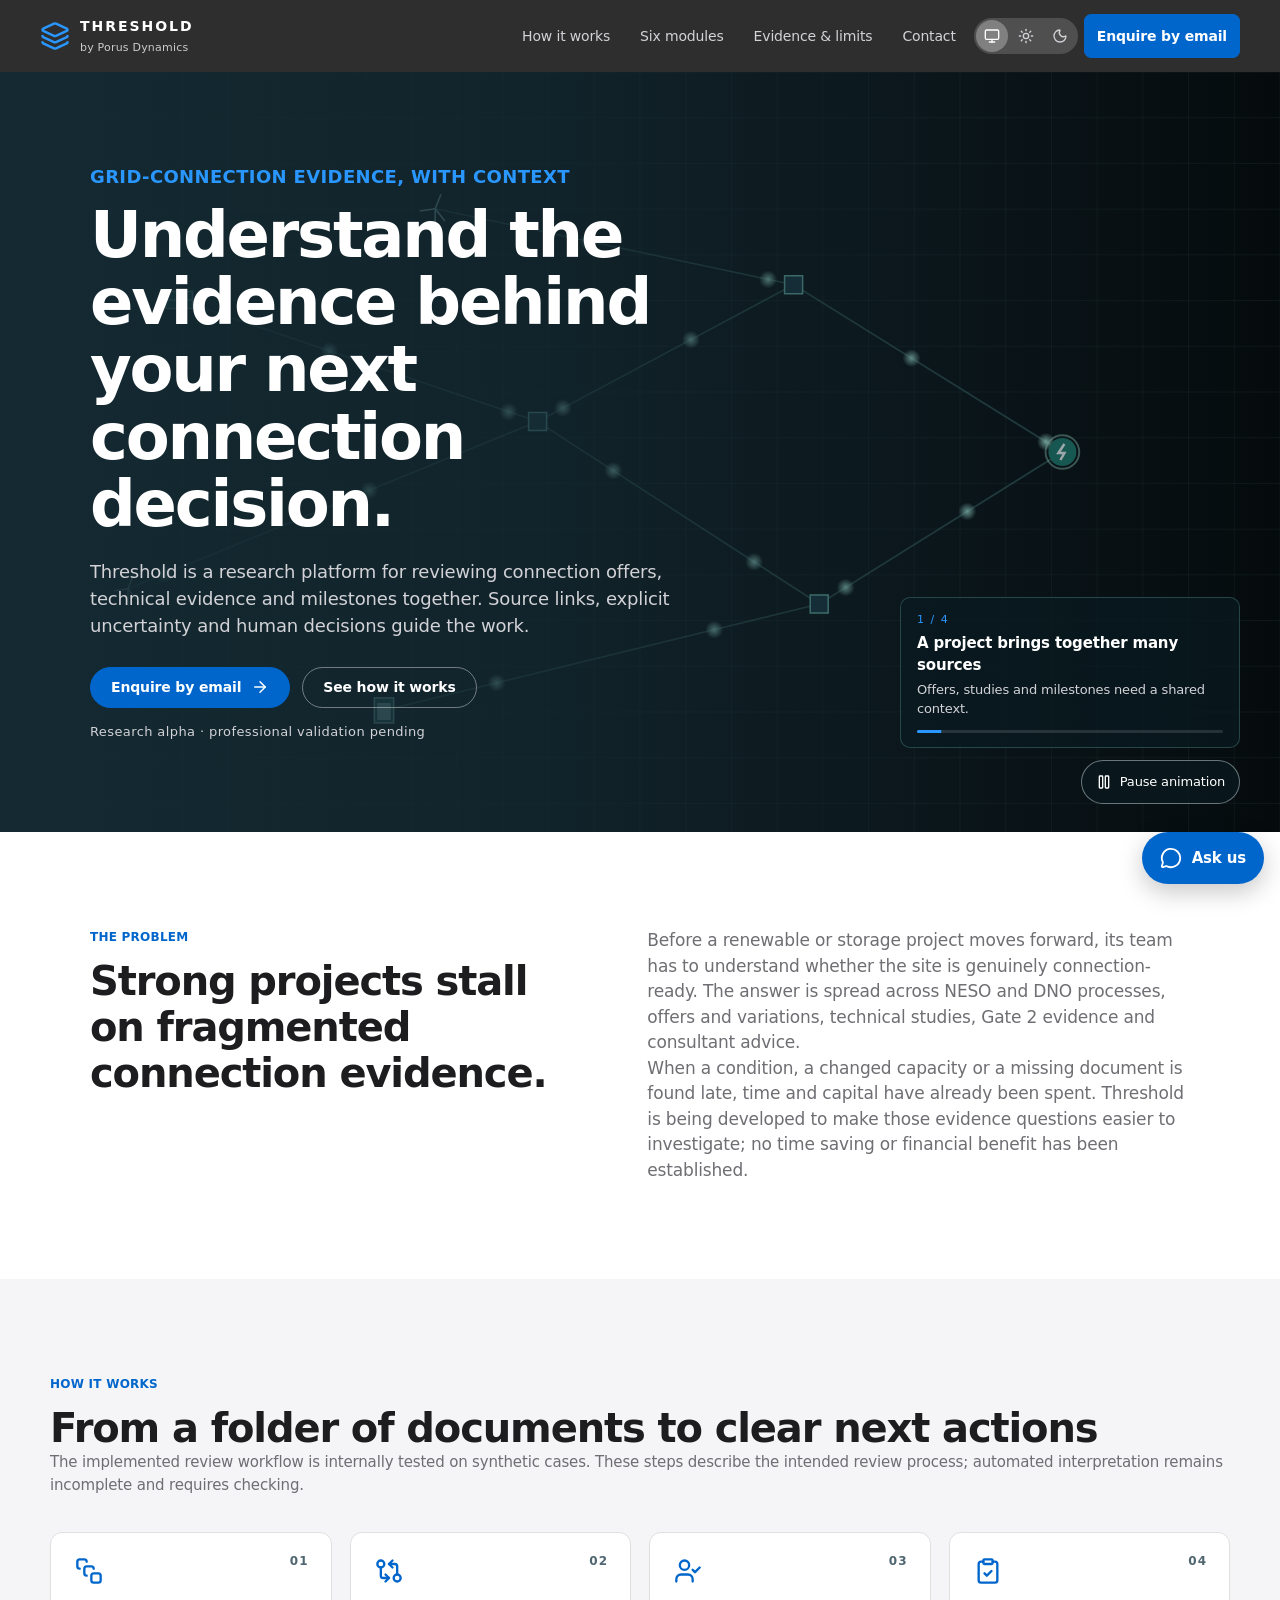
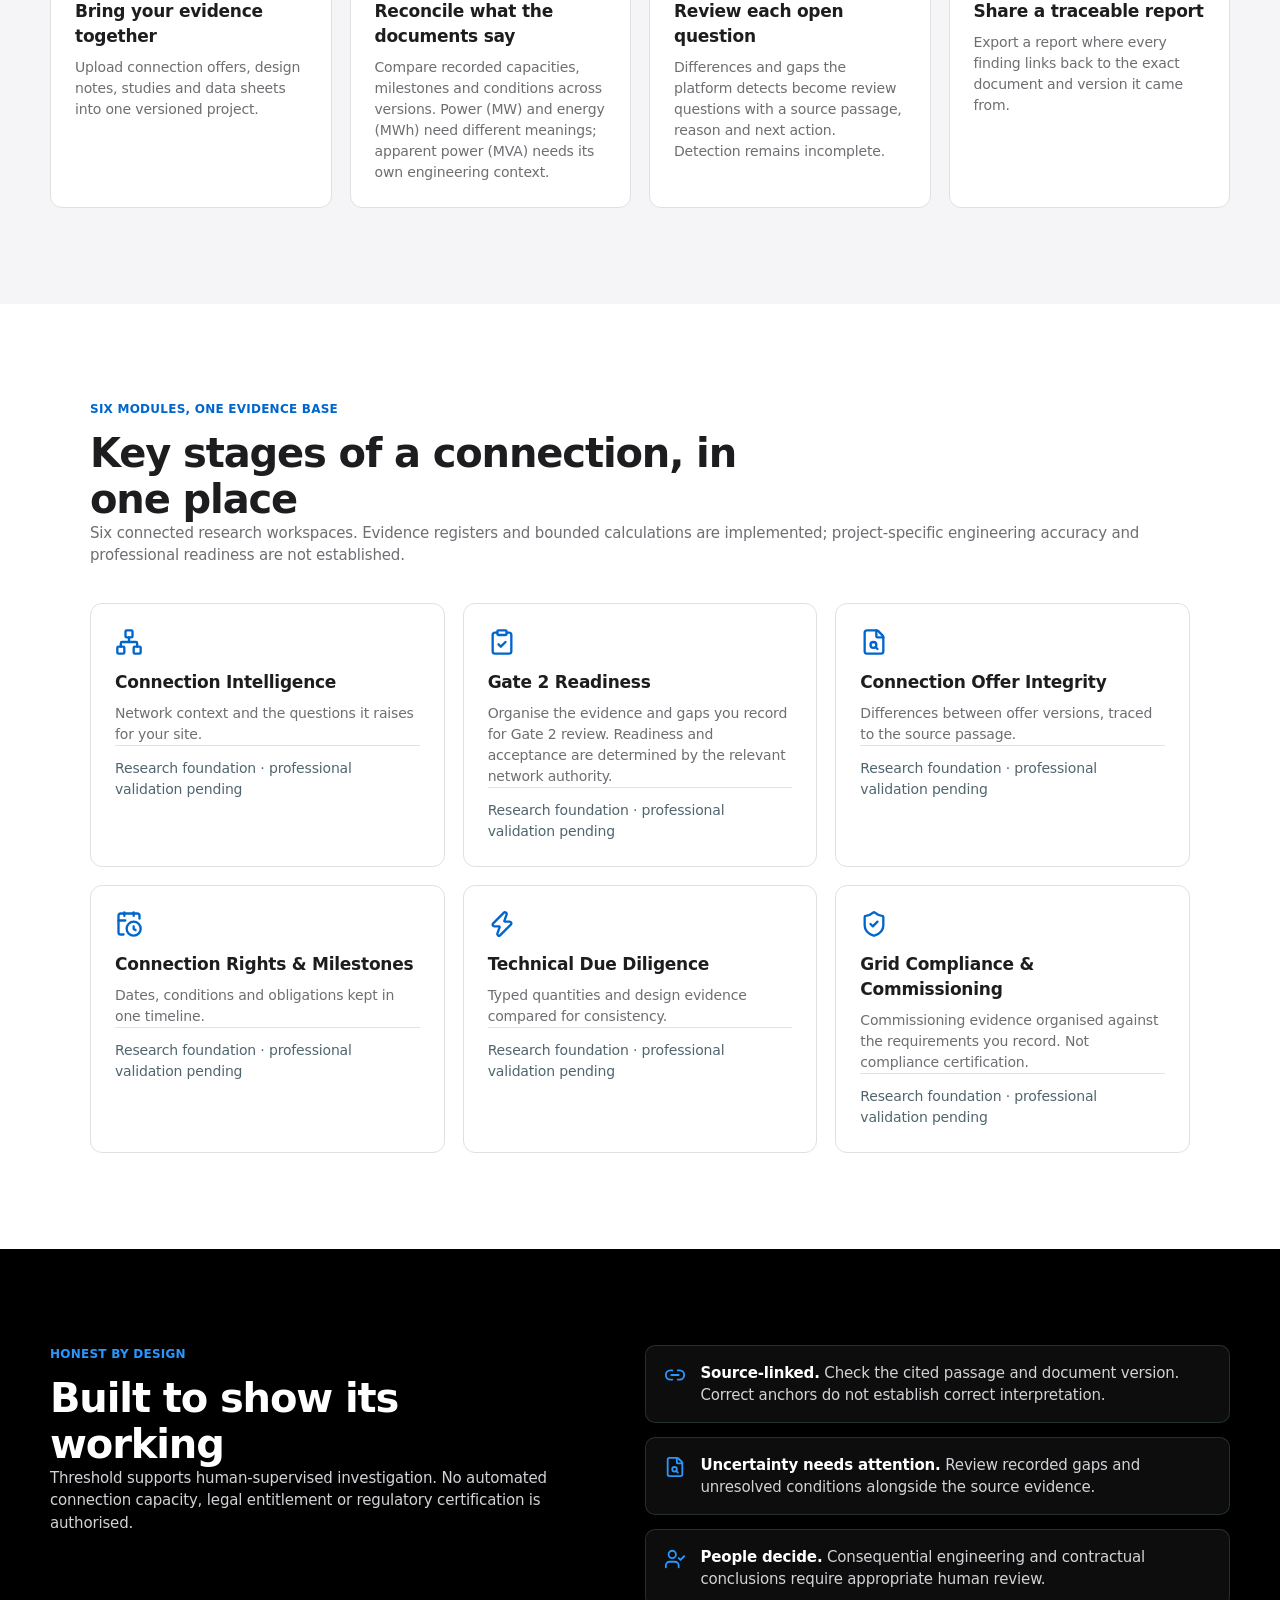
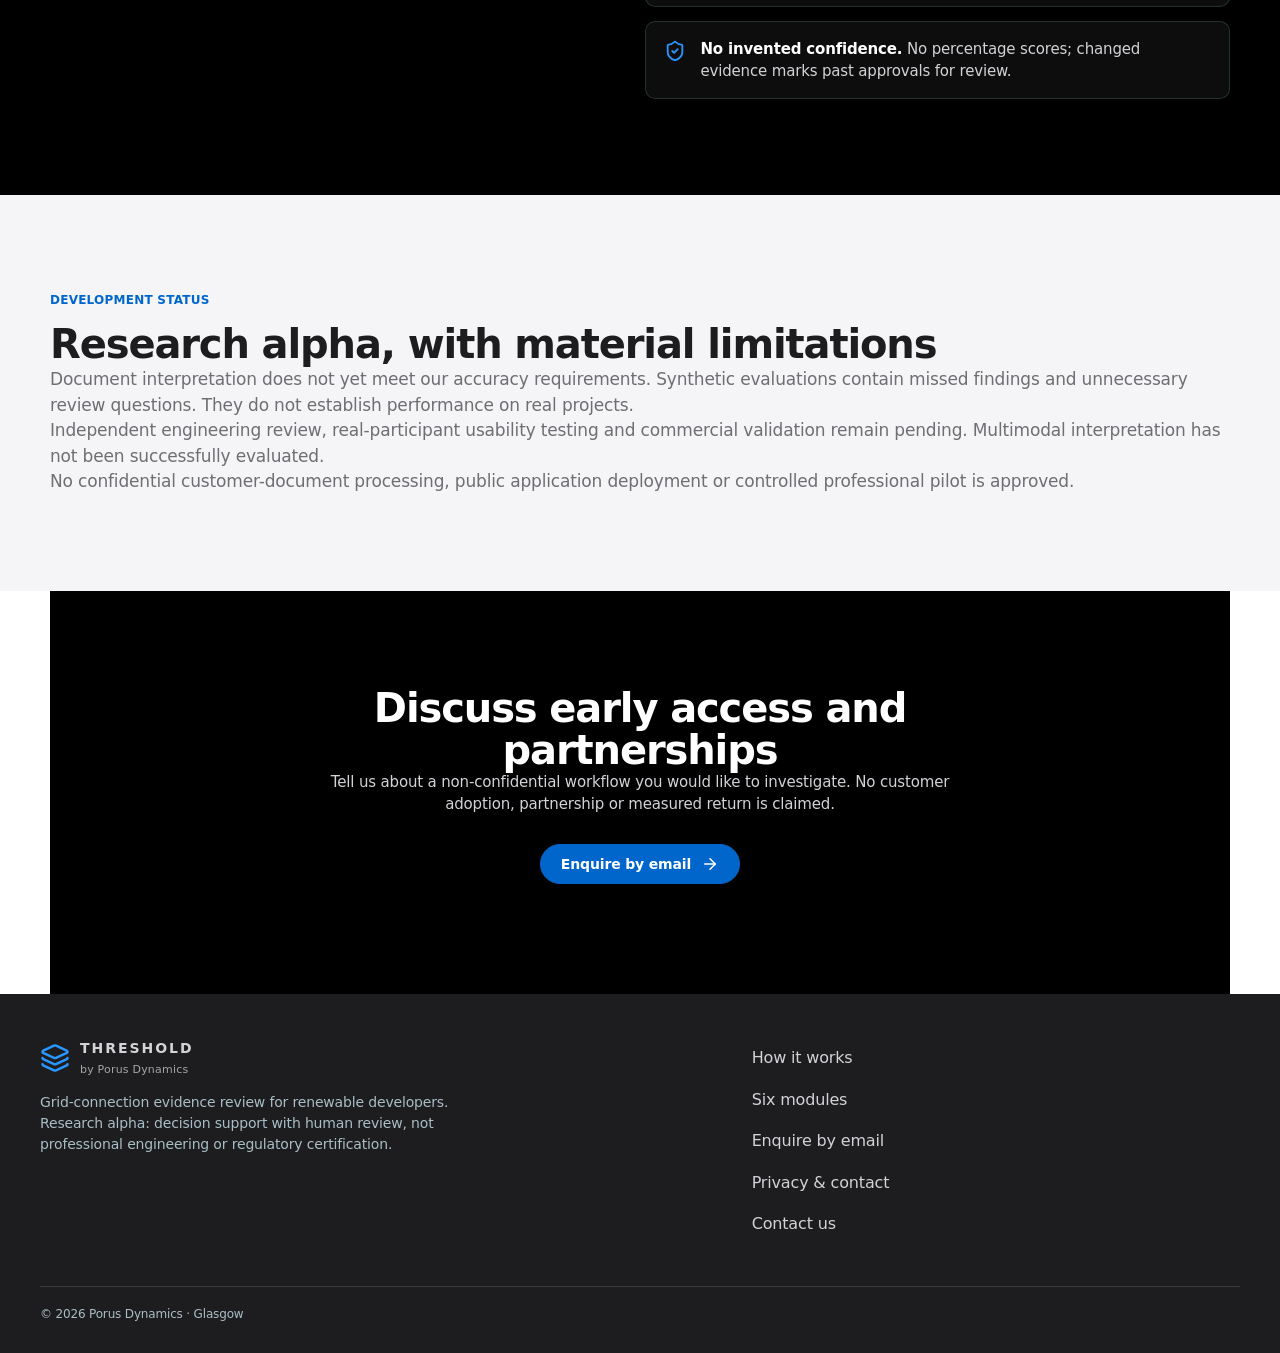
<file: index.html>
<!doctype html>
<html lang="en-GB">
  <head>
    <meta charset="UTF-8" />
    <meta name="viewport" content="width=device-width, initial-scale=1.0" />
    <meta name="theme-color" content="#152b34" />
    <meta
      name="description"
      content="Threshold by Porus Dynamics: source-linked grid-connection evidence review for renewable developers. Research alpha."
    />
    <meta name="referrer" content="strict-origin-when-cross-origin" />
    <meta name="robots" content="noindex,nofollow" />
    <meta
      http-equiv="Content-Security-Policy"
      content="default-src 'none'; script-src 'self'; style-src 'self' 'unsafe-inline'; img-src 'self' data:; font-src 'self'; connect-src 'none'; form-action 'none'; base-uri 'none'; object-src 'none'"
    />
    <title>Threshold | Porus Dynamics</title>
    <script type="module" crossorigin src="/assets/site-BDxZFoVO.js"></script>
    <link rel="stylesheet" crossorigin href="/assets/site-R8ljk-wZ.css">
  </head>
  <body>
    <div id="root"></div>
  </body>
</html>
</file>
